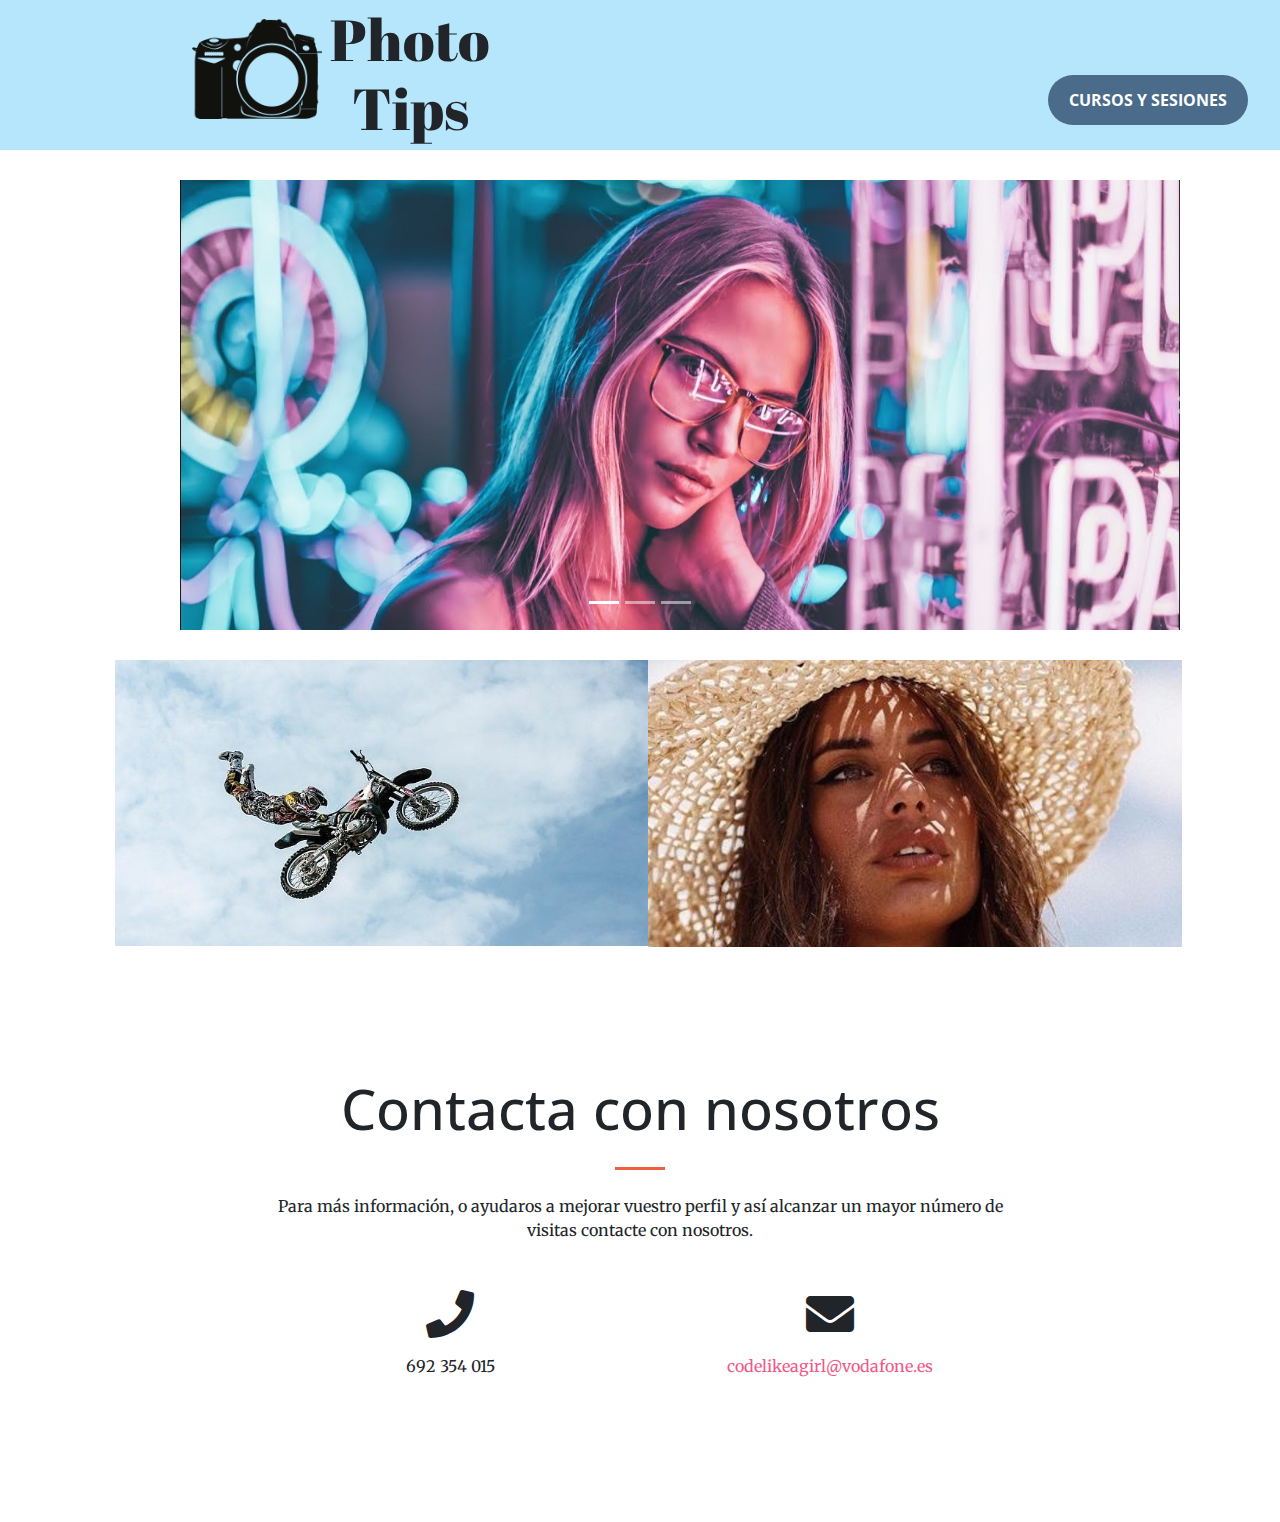
<file: index.html>
<!DOCTYPE html>
<html lang="es">

  <head>
	<link rel="icon" href="img/logo.png" type="image/png">
    <meta charset="utf-8">
    <meta name="viewport" content="width=device-width, initial-scale=1, shrink-to-fit=no">
    <meta name="description" content="">
    <meta name="author" content="">

    <title >Photo Tips</title>
	<link href="https://fonts.googleapis.com/css?family=Abril+Fatface|Major+Mono+Display" rel="stylesheet">
	
	 <script src="js/animacion.js"></script>

    <!-- Bootstrap core CSS -->
    <link href="vendor/bootstrap/css/bootstrap.min.css" rel="stylesheet">

    <!-- Custom fonts for this template -->
    <link href="vendor/fontawesome-free/css/all.min.css" rel="stylesheet" type="text/css">
    <link href='https://fonts.googleapis.com/css?family=Open+Sans:300italic,400italic,600italic,700italic,800italic,400,300,600,700,800' rel='stylesheet' type='text/css'>
    <link href='https://fonts.googleapis.com/css?family=Merriweather:400,300,300italic,400italic,700,700italic,900,900italic' rel='stylesheet' type='text/css'>

    <!-- Plugin CSS -->
    <link href="vendor/magnific-popup/magnific-popup.css" rel="stylesheet">

    <!-- Custom styles for this template -->
    <link href="css/creative.css" rel="stylesheet">
	<link href="css/estilo.css" rel="stylesheet">
  </head>

	<body id="page-top">
	
	<div id="cabecera">
		<img src="img/logo.png" id="foto">
		<h1 id="texto">Photo Tips</h1>
		<a  href="horario.html">
		 <button class="btn btn-primary" id="botonhorario"> Cursos y sesiones</button>
		</a>
	</div>
	<!-- Caroussel -->
	<div id="carouselExampleIndicators" class="carousel slide" data-ride="carousel">
	  <ol class="carousel-indicators">
		<li data-target="#carouselExampleIndicators" data-slide-to="0" class="active"></li>
		<li data-target="#carouselExampleIndicators" data-slide-to="1"></li>
		<li data-target="#carouselExampleIndicators" data-slide-to="2"></li>
	  </ol>
	  <div class="carousel-inner imagen relativo">
		<div class="carousel-item active">
		  <img class="d-block w-100" src="img/carousel1.jpg" id= "carousel1">
		</div>
		<div class="carousel-item">
		  <img class="d-block w-100" src="img/carousel2.jpg">
		</div>
		<div class="carousel-item">
		  <img class="d-block w-100" src="img/carousel3.jpg">
		</div>
	  </div>
	  <a class="carousel-control-prev" href="#carouselExampleIndicators" role="button" data-slide="prev">
		<span class="carousel-control-prev-icon" aria-hidden="true"></span>
		<span class="sr-only">Previous</span>
	  </a>
	  <a class="carousel-control-next" href="#carouselExampleIndicators" role="button" data-slide="next">
		<span class="carousel-control-next-icon" aria-hidden="true"></span>
		<span class="sr-only">Next</span>
	  </a>
	  
	</div>

	</div>
    <section class="p-0" id="portfolio">
      <div class="container-fluid p-0" id="cubos">
        <div class="row no-gutters popup-gallery" >
          <div class="col-lg-5 col-sm-6">
            <a class="portfolio-box" href="temas.html">
              <img class="img-fluid" src="img/moto.jpg" alt="">
              <div class="portfolio-box-caption">
                <div class="portfolio-box-caption-content">
                  <div class="project-category text-faded">
                    </div>
                  <div class="project-name">

				  <h1>Tema</h1>
                  </div>
                </div>
              </div>
            </a>
          </div>
           <div class="col-lg-5 col-sm-6">
            <a class="portfolio-box" href="instagram.html">
              <img class="img-fluid" src="img/dulceida.png" alt="">
              <div class="portfolio-box-caption">
                <div class="portfolio-box-caption-content">
                  <div class="project-category text-faded">
                  </div>
                  <div class="project-name">
                    <h1>Instagram</h1>
                  </div>
                </div>
              </div>
            </a>
          </div>
      </div>
    </section>

    <section id="contact">
      <div class="container">
        <div class="row">
          <div class="col-lg-8 mx-auto text-center">
            <h2 class="section-heading">Contacta con nosotros</h2>
            <hr class="my-4">
            <p class="mb-5">Para más información, o ayudaros a mejorar vuestro perfil y así alcanzar un mayor número de visitas contacte con nosotros.</p>
          </div>
        </div>
        <div class="row">
          <div class="col-lg-4 ml-auto text-center">
            <i class="fas fa-phone fa-3x mb-3 sr-contact-1"></i>
            <p>692 354 015</p>
          </div>
          <div class="col-lg-4 mr-auto text-center">
            <i class="fas fa-envelope fa-3x mb-3 sr-contact-2"></i>
            <p>
              <a href="mailto:your-email@your-domain.com">codelikeagirl@vodafone.es</a>
            </p>
          </div>
        </div>
      </div>
    </section>

    <!-- Bootstrap core JavaScript -->
    <script src="vendor/jquery/jquery.min.js"></script>
    <script src="vendor/bootstrap/js/bootstrap.bundle.min.js"></script>

    <!-- Plugin JavaScript -->
    <script src="vendor/jquery-easing/jquery.easing.min.js"></script>
    <script src="vendor/scrollreveal/scrollreveal.min.js"></script>
    <script src="vendor/magnific-popup/jquery.magnific-popup.min.js"></script>

    <!-- Custom scripts for this template -->
    <script src="js/creative.min.js"></script>

  </body>

</html>
</file>
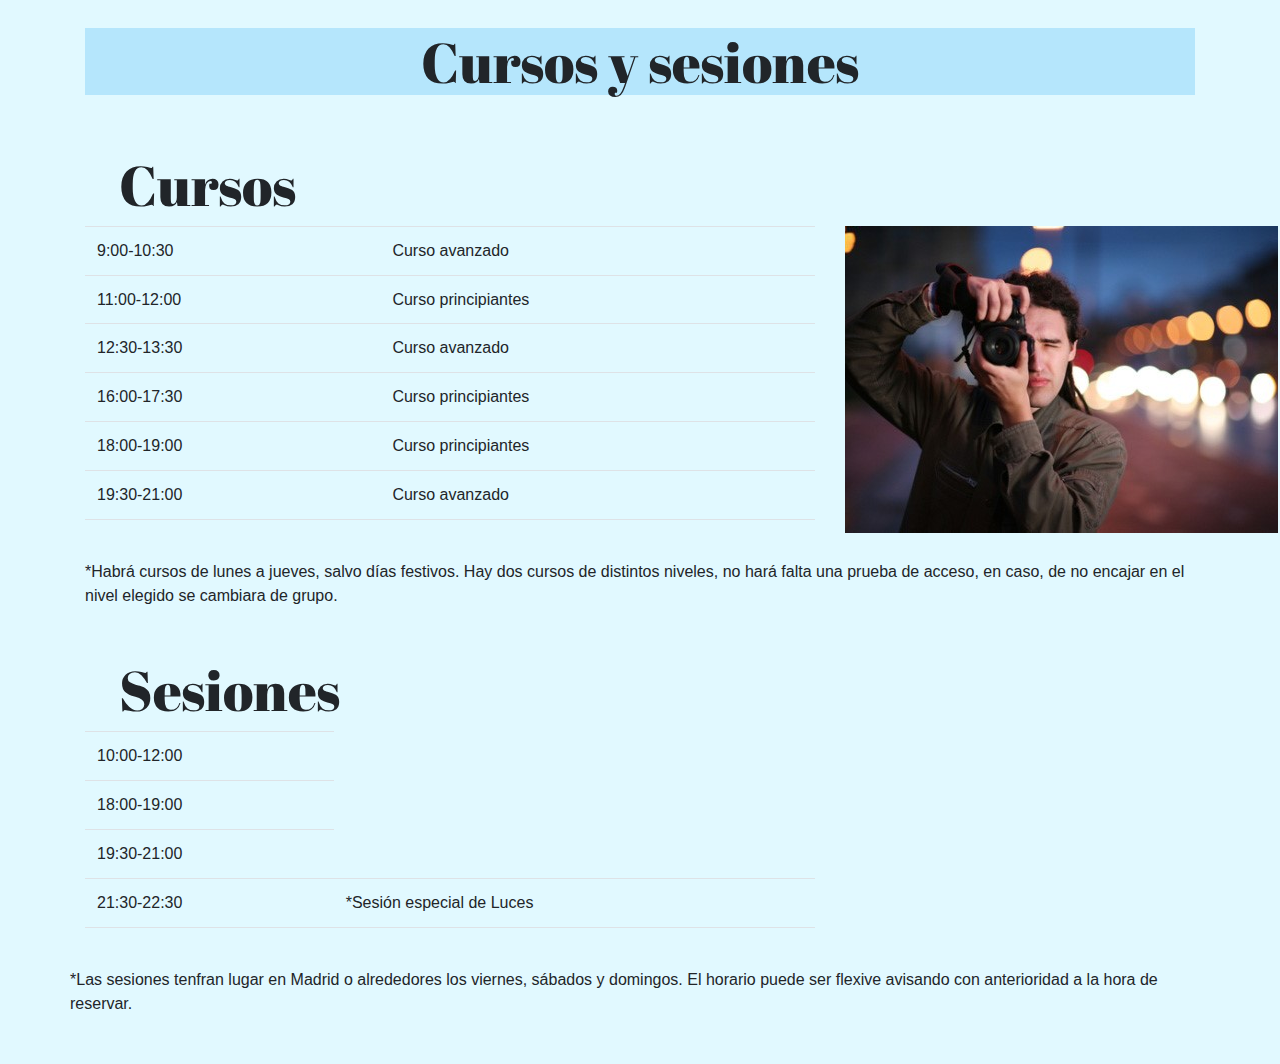
<file: horario.html>
<!DOCTYPE html>
<html lang="es">
	<head>
	<link href="css/bootstrap1.min.css" rel="stylesheet">
	<link href="css/estilo.css" rel="stylesheet">	
	<link href="https://fonts.googleapis.com/css?family=Abril+Fatface|Major+Mono+Display" rel="stylesheet">
	<title> Horario </title>
</head>
	<link rel="icon" href="img/logo.png" type="image/png">
<body class="container" id="cuerpo">
  <div id="divcursos">
    <h1 id="titulo"> Cursos y sesiones </h1>
	</div>
 <h2 id="cursos"> Cursos </h2>
  <div>
  <div class="row">
   <div class="col-md-8 col-sm-12">
		<table class="table" id="horario">
		  <tr>
			<td>9:00-10:30</td>
			<td>Curso avanzado</td>
		   <tr>
		  <tr>
			<td>11:00-12:00</td>
			<td>Curso principiantes</td>
		   <tr>
		  <tr>
			<td>12:30-13:30</td>
			<td>Curso avanzado</td>
		   <tr>
		  <tr>
			<td>16:00-17:30</td>
			<td>Curso principiantes</td>
		  </tr>
			<tr>
			<td>18:00-19:00</td>
			<td>Curso principiantes</td>
		  </tr>
		  <tr>
			<td>19:30-21:00</td> 
			<td>Curso avanzado</td>
		  </tr>	  
		  <tr>
			<td></td>
			<td></td>
		  </tr>	
		</table>
	</div>
	<div class="col-md-4 col-sm-12" id="">
		<img src="img/montanas.jpg">
		</div>
	</div>
  </div>
   *Habrá cursos de lunes a jueves, salvo días festivos.   
Hay dos cursos de distintos niveles, no hará falta una prueba de acceso, en caso, de no encajar en el nivel elegido se cambiara de grupo. </div>
 <div id="espacios">
 <h2 id="sesiones"> Sesiones </h2>
  <div>
  <div class="row">
   <div class="col-md-8">
    <table class="table" id="horario">
      <tr>
        <td>10:00-12:00</td>
       <tr>
	    <tr>
        <td>18:00-19:00</td>
      </tr>
      <tr>
        <td>19:30-21:00</td> 
      </tr>	  
	  <tr>
        <td>21:30-22:30</td>
		<td>*Sesión especial de Luces</td>	 
      </tr>	
	  <tr>
        <td></td>
		<td></td>
	  </tr>	
    </table>
	</div>
    *Las sesiones tenfran lugar en Madrid o alrededores los viernes, sábados y domingos. El horario puede ser flexive avisando con anterioridad a la hora de reservar.
</div>
   </body>


</html>
</file>
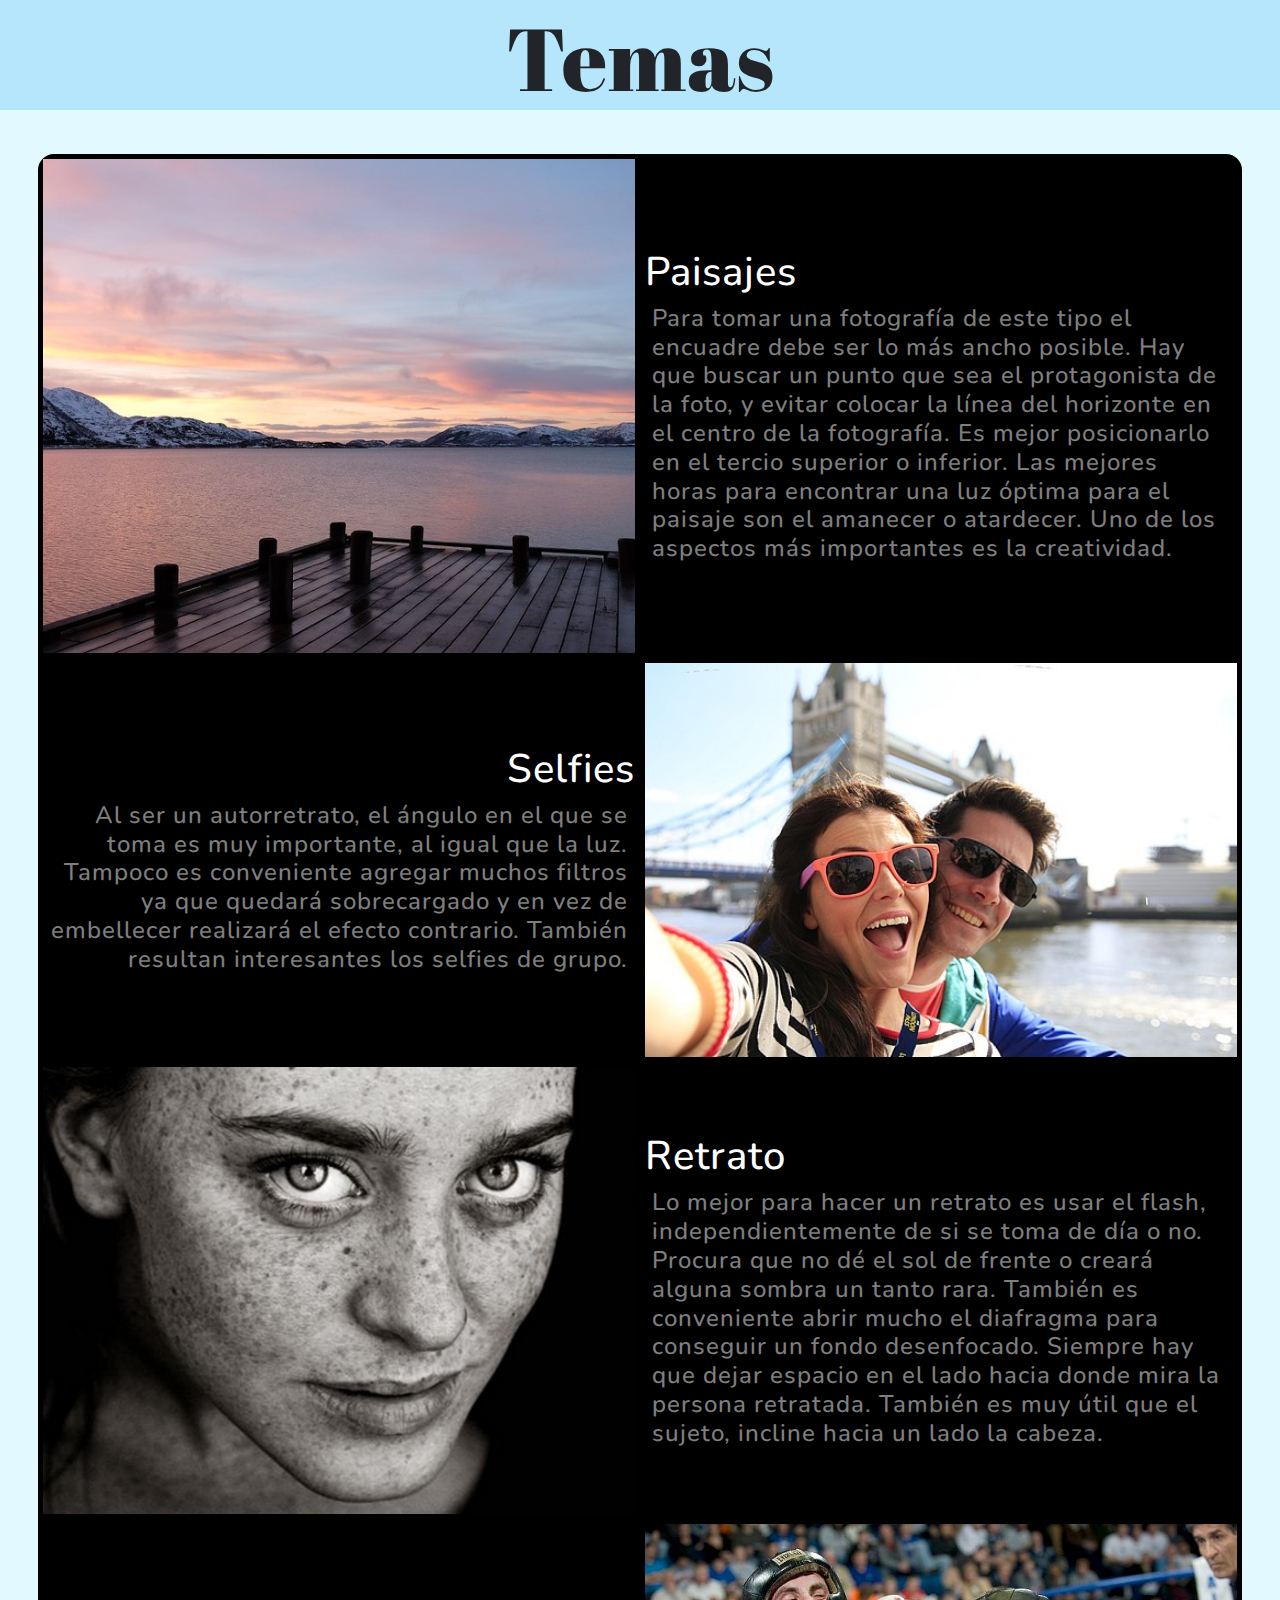
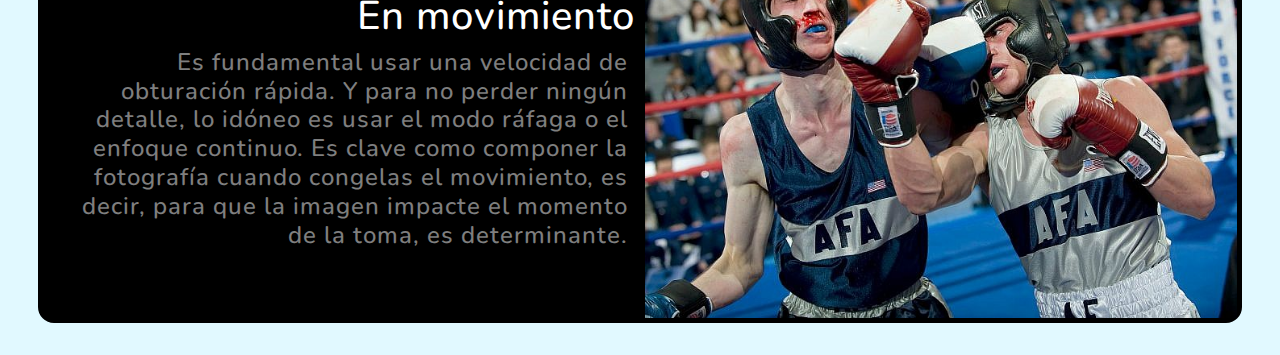
<file: temas.html>
<!DOCTYPE html>
<html lang="es">
	<head>
	<link rel="icon" href="img/logo.png" type="image/png">
    <meta charset="utf-8">
    <meta name="viewport" content="width=device-width, initial-scale=1, shrink-to-fit=no">
    <meta name="description" content="">
    <meta name="author" content="">
	
    <title>Temas</title>
	<link href="https://fonts.googleapis.com/css?family=Abril+Fatface|Major+Mono+Display" rel="stylesheet">

    <!-- Bootstrap core CSS -->
    <link href="vendor/bootstrap/css/bootstrap.min.css" rel="stylesheet">

    <!-- Custom fonts for this template -->
    <link href="https://fonts.googleapis.com/css?family=Varela+Round" rel="stylesheet">
    <link href="https://fonts.googleapis.com/css?family=Nunito:200,200i,300,300i,400,400i,600,600i,700,700i,800,800i,900,900i" rel="stylesheet">

    <!-- Custom styles for this template -->
    <link href="css/grayscale.min.css" rel="stylesheet">
	<link href="css/estilo.css" rel="stylesheet">
	<link href="css/temas.css" rel="stylesheet">
	

   </head>
  
  <body id="fondo">
	<div id="divtitulo">
		<h1 id="titulotemas">Temas</h1>
		<div class="col-md-4 col-sm-12" id="">
		
		</div>
	
	</div>
		<!-- Projects Section -->
		
	<div class="contenedor">
		<div class="row justify-content-center no-gutters mb-5 mb-lg-0 bordes">
			  <div class="col-lg-6 borde_negro borde_arriba_izq">
				<img class="img-fluid" src="img/atardecer.jpg" alt="">
			  </div>
			  <div class="col-lg-6 ">
				<div class="bg-black text-center h-100 project fondo_negro borde_arriba_dcha">
				  <div class="d-flex h-100">
					<div class="project-text w-100 my-auto text-center text-lg-left">
					  <h1 class="text-white">Paisajes</h1>
					  <h4 class="mb-0 text-white-50">Para tomar una fotografía de este tipo el encuadre debe ser lo más ancho posible. Hay que buscar un punto que sea el protagonista de la foto, y evitar colocar la línea del horizonte en el centro de la fotografía. Es mejor posicionarlo en el tercio superior o inferior. Las mejores horas para encontrar una luz óptima para el paisaje son el amanecer o atardecer. Uno de los aspectos más importantes es la creatividad.</h4>
					  <hr class="d-none d-lg-block mb-0 ml-0">
					</div>
				  </div>
				</div>
			  </div>
			</div>

			<!-- Project Two Row -->
			<div class="row justify-content-center no-gutters bordes">
			  <div class="col-lg-6 borde_negro ">
				<img class="img-fluid" src="img/selfie1.jpg" alt="">
			  </div>
			  <div class="col-lg-6 order-lg-first">
				<div class="bg-black text-center h-100 project fondo_negro ">
				  <div class="d-flex h-100">
					<div class="project-text w-100 my-auto text-center text-lg-right">
					  <h1 class="text-white">Selfies</h1>
					  <h4 class="mb-0 text-white-50">Al ser un autorretrato, el ángulo en el que se toma es muy importante, al igual que la luz. Tampoco es conveniente agregar muchos filtros ya que quedará sobrecargado y en vez de embellecer realizará el efecto contrario. También resultan interesantes los selfies de grupo.</h3>
					  <hr class="d-none d-lg-block mb-0 mr-0">
					</div>
				  </div>
				</div>
			  </div>
			</div>
			
					<!-- Project 3 Row -->
			<div class="row justify-content-center no-gutters mb-5 mb-lg-0 bordes">
			  <div class="col-lg-6 borde_negro">
				<img class="img-fluid" src="img/retrato2.jpg" alt="">
			  </div>
			  <div class="col-lg-6">
				<div class="bg-black text-center h-100 project fondo_negro ">
				  <div class="d-flex h-100">
					<div class="project-text w-100 my-auto text-center text-lg-left">
					  <h1 class="text-white">Retrato</h1>
					  <h4 class="mb-0 text-white-50">Lo mejor para hacer un retrato es usar el flash, independientemente de si se toma de día o no. Procura que no dé el sol de frente o creará alguna sombra un tanto rara. También es conveniente abrir mucho el diafragma para conseguir un fondo desenfocado. Siempre hay que dejar espacio en el lado hacia donde mira la persona retratada. También es muy útil que el sujeto, incline hacia un lado la cabeza.</h4>
					  <hr class="d-none d-lg-block mb-0 ml-0">
					</div>
				  </div>
				</div>
			  </div>
			</div>
			

			<!-- Project 4 Row -->
			<div class="row justify-content-center no-gutters bordes">
			  <div class="col-lg-6 borde_negro borde_abajo_dcha">
				<img class="img-fluid" src="img/boxeo.jpg" alt="">
			  </div>
			  <div class="col-lg-6 order-lg-first">
				<div class="bg-black text-center h-100 project fondo_negro borde_abajo_izq">
				  <div class="d-flex h-100">
					<div class="project-text w-100 my-auto text-center text-lg-right">
					  <h1 class="text-white">En movimiento</h1>
					  <h4 class="mb-0 text-white-50">Es fundamental usar una velocidad de obturación rápida. Y para no perder ningún detalle, lo idóneo es usar el modo ráfaga o el enfoque continuo. Es clave como componer la fotografía cuando congelas el movimiento, es decir, para que la imagen impacte el momento de la toma, es determinante. </h4>
					  <hr class="d-none d-lg-block mb-0 mr-0">
					</div>
				  </div>
				</div>
			  </div>
			</div>
		</div>
  </body>


</html>
</file>
<file: css/estilo.css>
/*index.html*/
h2{
	font-size: 3.50em !important;
}
h3{
	font-size: 2.75em !important;
}
h5{
	font-size: 1.75em !important;
}
#tituloinsta{
	font-size: 5.75em !important;
}

#botonhorario{
	height:50px;
	width: 200px;
	margin-left: 550px;
	margin-top: 75px;
}
.imagen{
	margin:30px 180px 30px 180px;
	height:450px;
	width: 1000px;
}
#cabecera
{
	height: 150px;
	background-color:#B5E6FC;
}
.relativo{
	position: relative;
}
.absoluta{
	position: absolute;
	z-index: 2;
	top: 83%;
	left: 25%;
}
.absoluta2{
	position: absolute;
	z-index: 2;
	top: 83%;
	left: 30%;
	font-weight: bold;
	color: white;
	text-shadow: 2px 2px black;
	font-size: 2.5em;
}
.active{
	position: relative;
}
#cubos{
margin:0 115px;	
}
#cabecera{
	
	display: flex;
}

#texto{
	font-family: 'Abril Fatface', cursive;
	text-align:center;	
	margin-left: 0%;
	margin-top: 0.4%;
	font-size: 3.6em;
}
#foto{
	margin: 1.5% 0em 0em 15%;
	height: 100px;
	width: 130px;
}

#foto2{
	margin: 1.5% 0em 0em 15%;
	height: 60px;
	width:80px;
}

/*temas.html*/
.fondo_negro{
	background-color: black !important;
	
}
.borde_negro, .fondo_negro{
	border: 5px solid black;
}
.borde_abajo_izq{
	border-bottom-left-radius: 1em;g
}
.borde_abajo_dcha{
	border-bottom-right-radius: 1em;
}
.borde_arriba_izq{
	border-top-left-radius: 1em;
}
.borde_arriba_dcha{
	border-top-right-radius: 1em;
}

#titulotemas{
	font-family: 'Abril Fatface', cursive;
	text-align:center;	
	margin-bottom: 0.5em;
	font-size: 5.5em;	
}

#divtitulo{
	background-color:#B5E6FC;
	padding-top: 0.3em;
}

#sinborde{
	border: 0;
	background-color:#B5E6FC;
}

.bordes{
	margin-left:3%;
	margin-right:3%;
	
}
.mb-0{
	margin: 0 0.3em 0 0.3em;
}

	

/*instagram.html*/
#tituloinsta{
	font-family: 'Abril Fatface', cursive;
	text-align:center;	
	padding-top: 0.3em;
	padding-bottom: 0.3em;
	font-size: 3.5em;	
}
#subtitulo{
	font-family: 'Abril Fatface', cursive;
	margin-left:3em;
	margin-bottom:2em;
}

#subtitulo2{
	font-family: 'Abril Fatface', cursive;
	margin-top:2em;
}

#parrafo{
	margin: 2em 2em;	

}

#cabecera1{
	background-color: #B5E6FC
	 
}
#fotosinsta{
	display: block;
	margin:auto; 
}

/*horrio*/
#sesiones{
	font-family: 'Abril Fatface', cursive;
	margin-left:0.6em;
}
#cursos{
	font-family: 'Abril Fatface', cursive;
	margin-left:0.6em;
}


#espacios{
	margin-bottom: 3em;
	margin-top: 3em;
}

#divcursos{
	background-color: #B5E6FC;
   
}
#fondo{
background-color: #E1F9FF;	
}

#cuerpo{
	background-color: #E1F9FF;	
}




/**carouselllll :D**/
.multi-item-carousel{
  .carousel-inner{
    > .item{
      transition: 500ms ease-in-out left;
    }
    .active{
      &.left{
        left:-33%;
      }
      &.right{
        left:33%;
      }
    }
    .next{
      left: 33%;
    }
    .prev{
      left: -33%;
    }
    @media all and (transform-3d), (-webkit-transform-3d) {
      > .item{
        // use your favourite prefixer here
        transition: 500ms ease-in-out left;
        transition: 500ms ease-in-out all;
        backface-visibility: visible;
        transform: none!important;
      }
    }
  }
  .carouse-control{
    &.left, &.right{
      background-image: none;
    }
  }
}

/* non-related styling:*/
/*body{
  background: #333;
  color: #ddd;
}
h1{
  color: white;
  font-size: 2.25em;
  text-align: center;
  margin-top: 1em;
  margin-bottom: 2em;
  text-shadow: 0px 2px 0px rgba(0, 0, 0, 1);
}*/

/**/
.margin_top{
	margin-top: 2em;
}
#theCarousel img{
	width:300px;
	height: 300px;
}
</file>
<file: css/temas.css>
img{
	width: 100%;
	height: 100%;
}
.contenedor{
	margin-bottom: 2em;
}
.
</file>
<file: css/creative.css>
/*!
 * Start Bootstrap - Creative v5.0.2 (https://startbootstrap.com/template-overviews/creative)
 * Copyright 2013-2018 Start Bootstrap
 * Licensed under MIT (https://github.com/BlackrockDigital/startbootstrap-creative/blob/master/LICENSE)
 */


body,
html {
  width: 100%;
  height: 100%;
}

body {
  font-family: 'Merriweather', 'Helvetica Neue', Arial, sans-serif;
}

/*Linea lets get in touch*/
hr {
  max-width: 50px;
  border-width: 3px;
  border-color: #F05F40;
}

hr.light {
  border-color: #fff;
}

/*correo*/
a {
  color: #F05987;
  -webkit-transition: all 0.2s;
  transition: all 0.2s;
}

a:hover {
  color: #f05f40;
}

h1,
h2,
h3,
h4,
h5,
h6 {
  font-family: 'Open Sans', 'Helvetica Neue', Arial, sans-serif;
}

.bg-primary {
  background-color: #F05F40 !important;
}

.bg-dark {
  background-color: #212529 !important;
}

.text-faded {
  color: rgba(255, 255, 255, 0.7);
}

section {
  padding: 8rem 0;
}

.section-heading {
  margin-top: 0;
}

::-moz-selection {
  color: #fff;
  background: #212529;
  text-shadow: none;
}

::selection {
  color: #fff;
  background: #212529;
  text-shadow: none;
}

img::-moz-selection {
  color: #fff;
  background: transparent;
}

img::selection {
  color: #fff;
  background: transparent;
}

img::-moz-selection {
  color: #fff;
  background: transparent;
}

#mainNav {
  border-bottom: 1px solid rgba(33, 37, 41, 0.1);
  background-color: #fff;
  font-family: 'Open Sans', 'Helvetica Neue', Arial, sans-serif;
  -webkit-transition: all 0.2s;
  transition: all 0.2s;
}

#mainNav .navbar-brand {
  font-weight: 700;
  text-transform: uppercase;
  color: #F05F40;
  font-family: 'Open Sans', 'Helvetica Neue', Arial, sans-serif;
}

#mainNav .navbar-brand:focus, #mainNav .navbar-brand:hover {
  color: #f05f40;
}

#mainNav .navbar-nav > li.nav-item > a.nav-link,
#mainNav .navbar-nav > li.nav-item > a.nav-link:focus {
  font-size: .9rem;
  font-weight: 700;
  text-transform: uppercase;
  color: #212529;
}

#mainNav .navbar-nav > li.nav-item > a.nav-link:hover,
#mainNav .navbar-nav > li.nav-item > a.nav-link:focus:hover {
  color: #F05F40;
}

#mainNav .navbar-nav > li.nav-item > a.nav-link.active,
#mainNav .navbar-nav > li.nav-item > a.nav-link:focus.active {
  color: #F05F40 !important;
  background-color: transparent;
}

#mainNav .navbar-nav > li.nav-item > a.nav-link.active:hover,
#mainNav .navbar-nav > li.nav-item > a.nav-link:focus.active:hover {
  background-color: transparent;
}

@media (min-width: 992px) {
  #mainNav {
    border-color: transparent;
    background-color: transparent;
  }
  #mainNav .navbar-brand {
    color: rgba(255, 255, 255, 0.7);
  }
  #mainNav .navbar-brand:focus, #mainNav .navbar-brand:hover {
    color: #fff;
  }
  #mainNav .navbar-nav > li.nav-item > a.nav-link {
    padding: 0.5rem 1rem;
  }
  #mainNav .navbar-nav > li.nav-item > a.nav-link,
  #mainNav .navbar-nav > li.nav-item > a.nav-link:focus {
    color: rgba(255, 255, 255, 0.7);
  }
  #mainNav .navbar-nav > li.nav-item > a.nav-link:hover,
  #mainNav .navbar-nav > li.nav-item > a.nav-link:focus:hover {
    color: #fff;
  }
  #mainNav.navbar-shrink {
    border-bottom: 1px solid rgba(33, 37, 41, 0.1);
    background-color: #fff;
  }
  #mainNav.navbar-shrink .navbar-brand {
    color: #F05F40;
  }
  #mainNav.navbar-shrink .navbar-brand:focus, #mainNav.navbar-shrink .navbar-brand:hover {
    color: #f05f40;
  }
  #mainNav.navbar-shrink .navbar-nav > li.nav-item > a.nav-link,
  #mainNav.navbar-shrink .navbar-nav > li.nav-item > a.nav-link:focus {
    color: #212529;
  }
  #mainNav.navbar-shrink .navbar-nav > li.nav-item > a.nav-link:hover,
  #mainNav.navbar-shrink .navbar-nav > li.nav-item > a.nav-link:focus:hover {
    color: #F05F40;
  }
}

header.masthead {
  padding-top: 10rem;
  padding-bottom: calc(10rem - 56px);
  background-image: url("../img/header.jpg");
  background-position: center center;
  background-size: cover;
}

header.masthead hr {
  margin-top: 30px;
  margin-bottom: 30px;
}

header.masthead h1 {
  font-size: 2rem;
}

header.masthead p {
  font-weight: 300;
}

@media (min-width: 768px) {
  header.masthead p {
    font-size: 1.15rem;
  }
}

@media (min-width: 992px) {
  header.masthead {
    height: 100vh;
    min-height: 650px;
    padding-top: 0;
    padding-bottom: 0;
  }
  header.masthead h1 {
    font-size: 3rem;
  }
}

@media (min-width: 1200px) {
  header.masthead h1 {
    font-size: 4rem;
  }
}

.service-box {
  max-width: 400px;
}

.portfolio-box {
  position: relative;
  display: block;
  max-width: 650px;
  margin: 0 auto;
}

.portfolio-box .portfolio-box-caption {
  position: absolute;
  bottom: 0;
  display: block;
  width: 100%;
  height: 100%;
  text-align: center;
  opacity: 0;
  color: #fff;
  background: rgba(240, 50, 64, 0.4);/*ESTA CAMBIA EL FONDO*/
  -webkit-transition: all 0.2s;
  transition: all 0.2s;
}

.portfolio-box .portfolio-box-caption .portfolio-box-caption-content {
  position: absolute;
  top: 50%;
  width: 100%;
  -webkit-transform: translateY(-50%);
  transform: translateY(-50%);
  text-align: center;
}

.portfolio-box .portfolio-box-caption .portfolio-box-caption-content .project-category,
.portfolio-box .portfolio-box-caption .portfolio-box-caption-content .project-name {
  padding: 0 15px;
  font-family: 'Open Sans', 'Helvetica Neue', Arial, sans-serif;
}

.portfolio-box .portfolio-box-caption .portfolio-box-caption-content .project-category {
  font-size: 14px;
  font-weight: 600;
  text-transform: uppercase;
}

.portfolio-box .portfolio-box-caption .portfolio-box-caption-content .project-name {
  font-size: 18px;
}

.portfolio-box:hover .portfolio-box-caption {
  opacity: 1;
}

.portfolio-box:focus {
  outline: none;
}

@media (min-width: 768px) {
  .portfolio-box .portfolio-box-caption .portfolio-box-caption-content .project-category {
    font-size: 16px;
  }
  .portfolio-box .portfolio-box-caption .portfolio-box-caption-content .project-name {
    font-size: 22px;
  }
}

.text-primary {
  color: #F05F40 !important;
}

.btn {
  font-weight: 700;
  text-transform: uppercase;
  border: none;
  border-radius: 300px;
  font-family: 'Open Sans', 'Helvetica Neue', Arial, sans-serif;
}

.btn-xl {
  padding: 1rem 2rem;
}

.btn-primary {
  background-color: #4A6B8A;
  border-color: #4A6B8A;
}

.btn-primary:hover, .btn-primary:focus, .btn-primary:active {
  color: green;
  background-color: #ABA2B0 !important;
}

.btn-primary:active, .btn-primary:focus {
  -webkit-box-shadow: 0 0 0 0.2rem rgba(240, 95, 64, 0.5) !important;
  box-shadow: 0 0 0 0.2rem rgba(240, 95, 64, 0.5) !important;
}

#botonhorario:hover {
	color: blue;
    background-color: blue;
    border-color: blue; /*set the color you want here*/
}

#botonhorario {
	width: 15px;
	margin-right: 2em;
}
</file>
<file: css/grayscale.min.css>
/*!
 * Start Bootstrap - Grayscale v5.0.3 (https://startbootstrap.com/template-overviews/grayscale)
 * Copyright 2013-2018 Start Bootstrap
 * Licensed under MIT (https://github.com/BlackrockDigital/startbootstrap-grayscale/blob/master/LICENSE)
 */#mainNav{min-height:56px;background-color:#fff}#mainNav .navbar-toggler{font-size:80%;padding:.75rem;color:#64a19d;border:1px solid #64a19d}#mainNav .navbar-toggler:focus{outline:0}#mainNav .navbar-brand{color:#161616;font-weight:700;padding:.9rem 0}#mainNav .navbar-nav .nav-item:hover{color:fade(white,80%);outline:0;background-color:transparent}#mainNav .navbar-nav .nav-item:active,#mainNav .navbar-nav .nav-item:focus{outline:0;background-color:transparent}@media (min-width:992px){#mainNav{padding-top:0;padding-bottom:0;border-bottom:none;background-color:transparent;-webkit-transition:background-color .3s ease-in-out;transition:background-color .3s ease-in-out}#mainNav .navbar-brand{padding:.5rem 0;color:rgba(255,255,255,.5)}#mainNav .nav-link{-webkit-transition:none;transition:none;padding:2rem 1.5rem;color:rgba(255,255,255,.5)}#mainNav .nav-link:hover{color:rgba(255,255,255,.75)}#mainNav .nav-link:active{color:#fff}#mainNav.navbar-shrink{background-color:#fff}#mainNav.navbar-shrink .navbar-brand{color:#161616}#mainNav.navbar-shrink .nav-link{color:#161616;padding:1.5rem 1.5rem 1.25rem;border-bottom:.25rem solid transparent}#mainNav.navbar-shrink .nav-link:hover{color:#64a19d}#mainNav.navbar-shrink .nav-link:active{color:#467370}#mainNav.navbar-shrink .nav-link.active{color:#64a19d;outline:0;border-bottom:.25rem solid #64a19d}}.masthead{position:relative;width:100%;height:auto;min-height:35rem;padding:15rem 0;background:-webkit-gradient(linear,left top,left bottom,from(rgba(22,22,22,.1)),color-stop(75%,rgba(22,22,22,.5)),to(#161616)),url(../img/bg-masthead.jpg);background:linear-gradient(to bottom,rgba(22,22,22,.1) 0,rgba(22,22,22,.5) 75%,#161616 100%),url(../img/bg-masthead.jpg);background-position:center;background-repeat:no-repeat;background-attachment:scroll;background-size:cover}.masthead h1{font-family:'Varela Round';font-size:2.5rem;line-height:2.5rem;letter-spacing:.8rem;background:-webkit-linear-gradient(rgba(255,255,255,.9),rgba(255,255,255,0));-webkit-text-fill-color:transparent;-webkit-background-clip:text}.masthead h2{max-width:20rem;font-size:1rem}@media (min-width:768px){.masthead h1{font-size:4rem;line-height:4rem}}@media (min-width:992px){.masthead{height:100vh;padding:0}.masthead h1{font-size:6.5rem;line-height:6.5rem;letter-spacing:.8rem}.masthead h2{max-width:30rem;font-size:1.25rem}}.btn{-webkit-box-shadow:0 .1875rem .1875rem 0 rgba(0,0,0,.1)!important;box-shadow:0 .1875rem .1875rem 0 rgba(0,0,0,.1)!important;padding:1.25rem 2rem;font-family:'Varela Round';font-size:80%;text-transform:uppercase;letter-spacing:.15rem;border:0}.btn-primary{background-color:#64a19d}.btn-primary:hover{background-color:#4f837f}.btn-primary:focus{background-color:#4f837f;color:#fff}.btn-primary:active{background-color:#467370!important}.about-section{padding-top:10rem;background:-webkit-gradient(linear,left top,left bottom,from(#161616),color-stop(75%,rgba(22,22,22,.9)),to(rgba(22,22,22,.8)));background:linear-gradient(to bottom,#161616 0,rgba(22,22,22,.9) 75%,rgba(22,22,22,.8) 100%)}.about-section p{margin-bottom:5rem}.projects-section{padding:10rem 0}.projects-section .featured-text{padding:2rem}@media (min-width:992px){.projects-section .featured-text{padding:0 0 0 2rem;border-left:.5rem solid #64a19d}}.projects-section .project-text{padding:3rem;font-size:90%}@media (min-width:992px){.projects-section .project-text{padding:5rem}.projects-section .project-text hr{border-color:#64a19d;border-width:.25rem;width:30%}}.signup-section{padding:10rem 0;background:-webkit-gradient(linear,left top,left bottom,from(rgba(22,22,22,.1)),color-stop(75%,rgba(22,22,22,.5)),to(#161616)),url(../img/bg-signup.jpg);background:linear-gradient(to bottom,rgba(22,22,22,.1) 0,rgba(22,22,22,.5) 75%,#161616 100%),url(../img/bg-signup.jpg);background-position:center;background-repeat:no-repeat;background-attachment:scroll;background-size:cover}.signup-section .form-inline input{-webkit-box-shadow:0 .1875rem .1875rem 0 rgba(0,0,0,.1)!important;box-shadow:0 .1875rem .1875rem 0 rgba(0,0,0,.1)!important;padding:1.25rem 2rem;height:auto;font-family:'Varela Round';font-size:80%;text-transform:uppercase;letter-spacing:.15rem;border:0}.contact-section{padding:5rem 0 0}.contact-section .card{border:0;border-bottom:.25rem solid #64a19d}.contact-section .card h4{font-size:.8rem;font-family:'Varela Round';text-transform:uppercase;letter-spacing:.15rem}.contact-section .card hr{border-color:#64a19d;border-width:.25rem;width:3rem}.contact-section .social{margin-top:5rem}.contact-section .social a{text-align:center;height:3rem;width:3rem;background:rgba(255,255,255,.1);border-radius:100%;line-height:3rem;color:rgba(255,255,255,.3)}.contact-section .social a:hover{color:rgba(255,255,255,.5)}.contact-section .social a:active{color:#fff}body{font-family:Nunito;letter-spacing:.0625em}a{color:#64a19d}a:focus,a:hover{text-decoration:none;color:#3c6360}.bg-black{background-color:#161616!important}.bg-primary{background-color:#64a19d!important}.text-primary{color:#64a19d!important}footer{padding:5rem 0}
</file>
